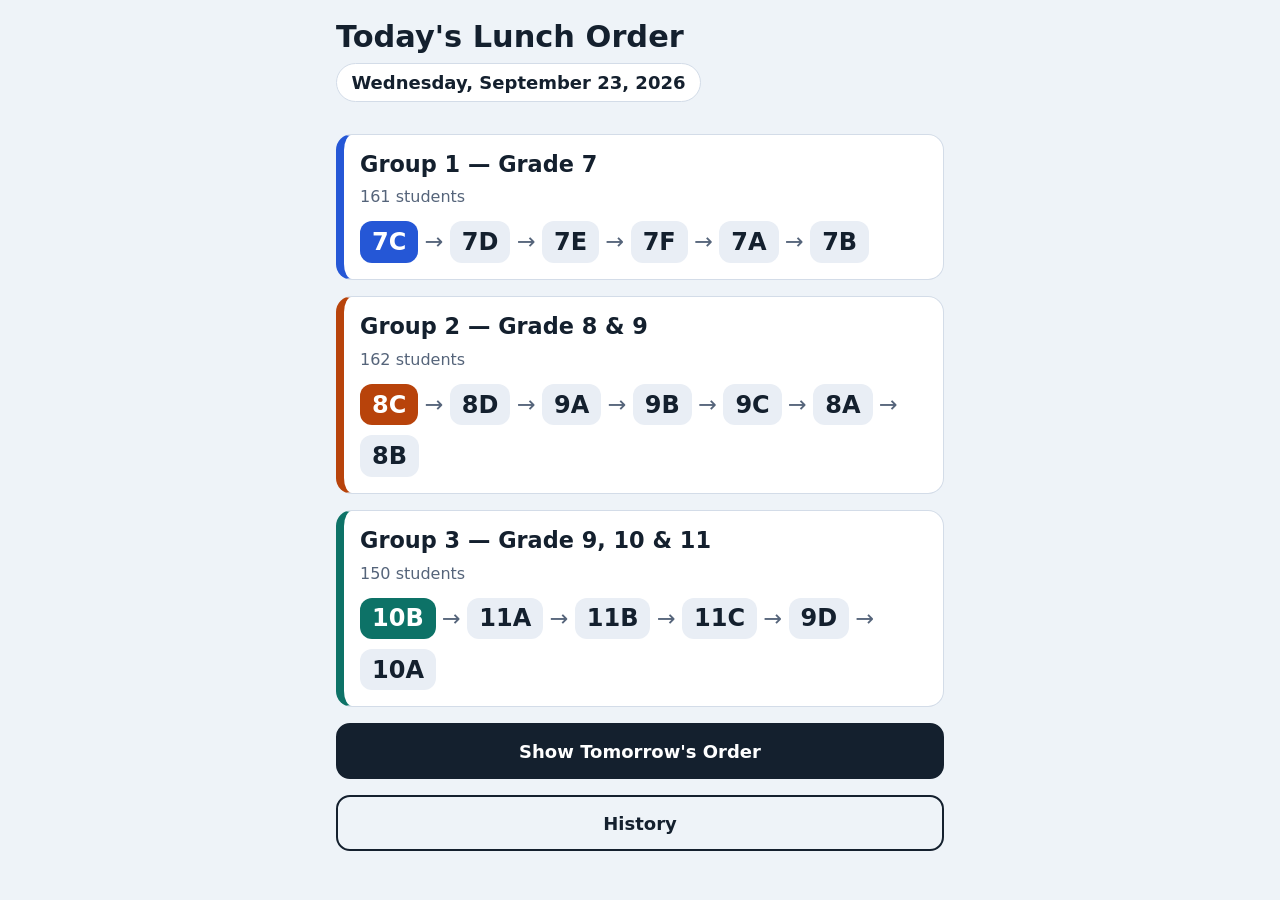
<file: index.html>
<!DOCTYPE html>
<html lang="en">
<head>
  <meta charset="utf-8">
  <meta name="viewport" content="width=device-width, initial-scale=1, viewport-fit=cover">
  <meta name="theme-color" content="#eef3f8" media="(prefers-color-scheme: light)">
  <meta name="theme-color" content="#0d141d" media="(prefers-color-scheme: dark)">
  <title>Today's Lunch Order</title>
  <link rel="icon" href="data:image/svg+xml,%3Csvg xmlns='http://www.w3.org/2000/svg' viewBox='0 0 100 100'%3E%3Ctext y='.9em' font-size='90'%3E🍱%3C/text%3E%3C/svg%3E">
  <link rel="stylesheet" href="style.css">
</head>
<body>
  <main class="page">

    <h1>Today's Lunch Order</h1>
    <p class="date" id="today-date">Loading…</p>

    <noscript><p class="error">Please turn on JavaScript to see the lunch order.</p></noscript>

    <div class="error" id="error" hidden>
      <p>The lunch order could not be loaded. Check your internet connection and try again.</p>
      <button class="btn" type="button" id="retry-btn">Try again</button>
    </div>

    <div id="today-groups"></div>

    <div class="actions">
      <button class="btn" type="button" id="tomorrow-btn"
              aria-expanded="false" aria-controls="tomorrow" hidden>Show Tomorrow's Order</button>
    </div>

    <section id="tomorrow" hidden>
      <div class="panel">
        <h2>Tomorrow's Order <span class="preview-tag">Preview</span></h2>
        <p class="date" id="tomorrow-date"></p>
        <div id="tomorrow-groups"></div>
      </div>
    </section>

    <div class="actions">
      <a class="btn secondary" href="history.html">History</a>
    </div>

  </main>

  <script src="common.js"></script>
  <script src="app.js"></script>
</body>
</html>
</file>
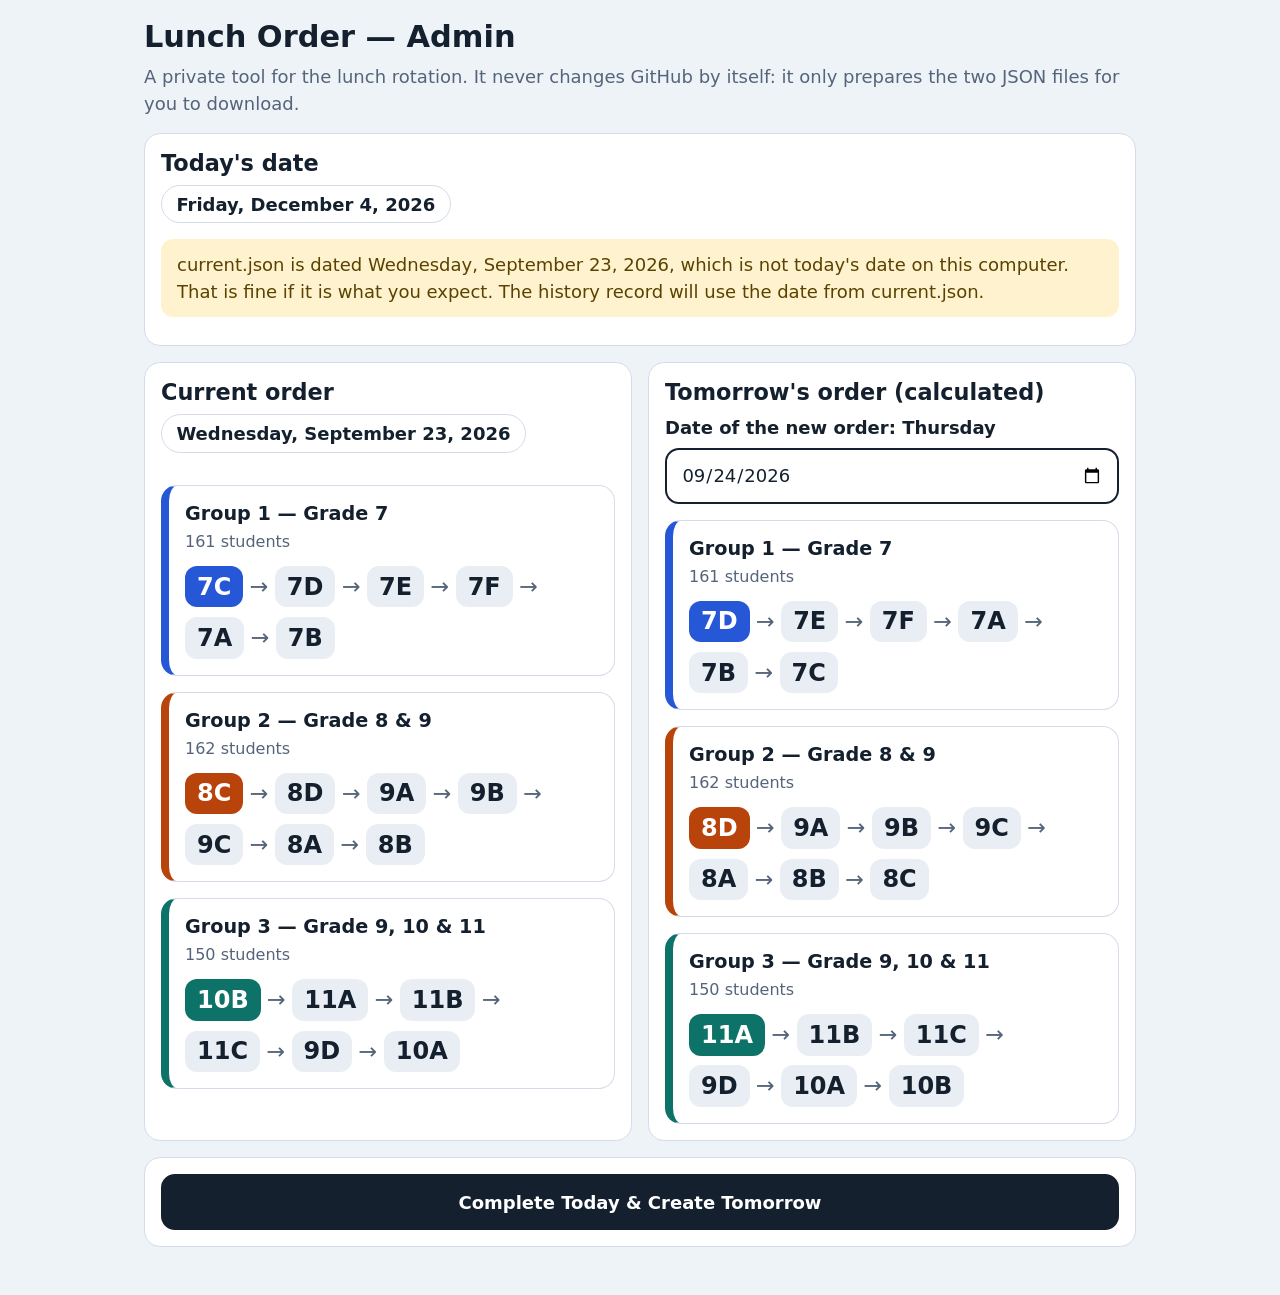
<file: admin.html>
<!DOCTYPE html>
<html lang="en">
<head>
  <meta charset="utf-8">
  <meta name="viewport" content="width=device-width, initial-scale=1, viewport-fit=cover">
  <meta name="robots" content="noindex, nofollow">
  <meta name="theme-color" content="#eef3f8" media="(prefers-color-scheme: light)">
  <meta name="theme-color" content="#0d141d" media="(prefers-color-scheme: dark)">
  <title>Lunch Order — Admin</title>
  <link rel="icon" href="data:image/svg+xml,%3Csvg xmlns='http://www.w3.org/2000/svg' viewBox='0 0 100 100'%3E%3Ctext y='.9em' font-size='90'%3E🍱%3C/text%3E%3C/svg%3E">
  <link rel="stylesheet" href="style.css">
</head>
<body>
  <main class="page wide">

    <h1>Lunch Order — Admin</h1>
    <p class="muted">A private tool for the lunch rotation. It never changes GitHub by itself: it only prepares the two JSON files for you to download.</p>

    <noscript><p class="error">Please turn on JavaScript to use the admin page.</p></noscript>

    <!-- Shown only if the JSON files cannot be loaded automatically -->
    <section class="panel" id="load-panel" hidden>
      <h2>Load the data files</h2>
      <p id="load-message"></p>
      <p>Choose <code>current.json</code> and <code>history.json</code> from the project's <code>data</code> folder. Select both files at once.</p>
      <input type="file" id="file-input" accept=".json,application/json" multiple>
      <p class="muted" style="margin-top: 1rem;">Alternative: open a terminal in the project folder, run <code>python3 -m http.server</code>, then open <code>http://localhost:8000/admin.html</code>.</p>
    </section>

    <div id="admin-app" hidden>

      <section class="panel">
        <h2>Today's date</h2>
        <p class="date" id="real-today"></p>
        <p class="notice" id="date-warning" hidden></p>
      </section>

      <div class="two-columns">
        <section class="panel">
          <h2>Current order</h2>
          <p class="date" id="current-date"></p>
          <div id="current-groups"></div>
        </section>

        <section class="panel">
          <h2>Tomorrow's order (calculated)</h2>
          <div class="field" style="margin-top: 0;">
            <label for="new-date">Date of the new order: <span id="new-day-name"></span></label>
            <input type="date" id="new-date">
          </div>
          <div id="tomorrow-groups"></div>
        </section>
      </div>

      <section class="panel">
        <button class="btn" type="button" id="complete-btn">Complete Today &amp; Create Tomorrow</button>
        <p id="message" hidden style="margin-top: 1rem;"></p>
      </section>

      <section class="panel" id="download-panel" hidden>
        <h2>Next steps</h2>
        <div class="actions" style="margin-top: 0;">
          <button class="btn" type="button" id="download-both-btn">Download both JSON files</button>
          <div class="btn-row">
            <button class="btn secondary" type="button" id="download-current-btn">Download current.json</button>
            <button class="btn secondary" type="button" id="download-history-btn">Download history.json</button>
          </div>
        </div>
        <ol class="steps">
          <li>Move the two downloaded files into the project's <code>data</code> folder and replace the old ones.</li>
          <li>Run these commands in the project folder:
<pre>git add .
git commit -m "Update lunch order"
git push</pre>
          </li>
          <li>Wait a minute or two. GitHub Pages then shows the new order to students.</li>
        </ol>
        <p class="muted">Made a mistake? Reload this page. Nothing changes until you replace the files.</p>
      </section>

    </div>

  </main>

  <script src="common.js"></script>
  <script src="admin.js"></script>
</body>
</html>
</file>
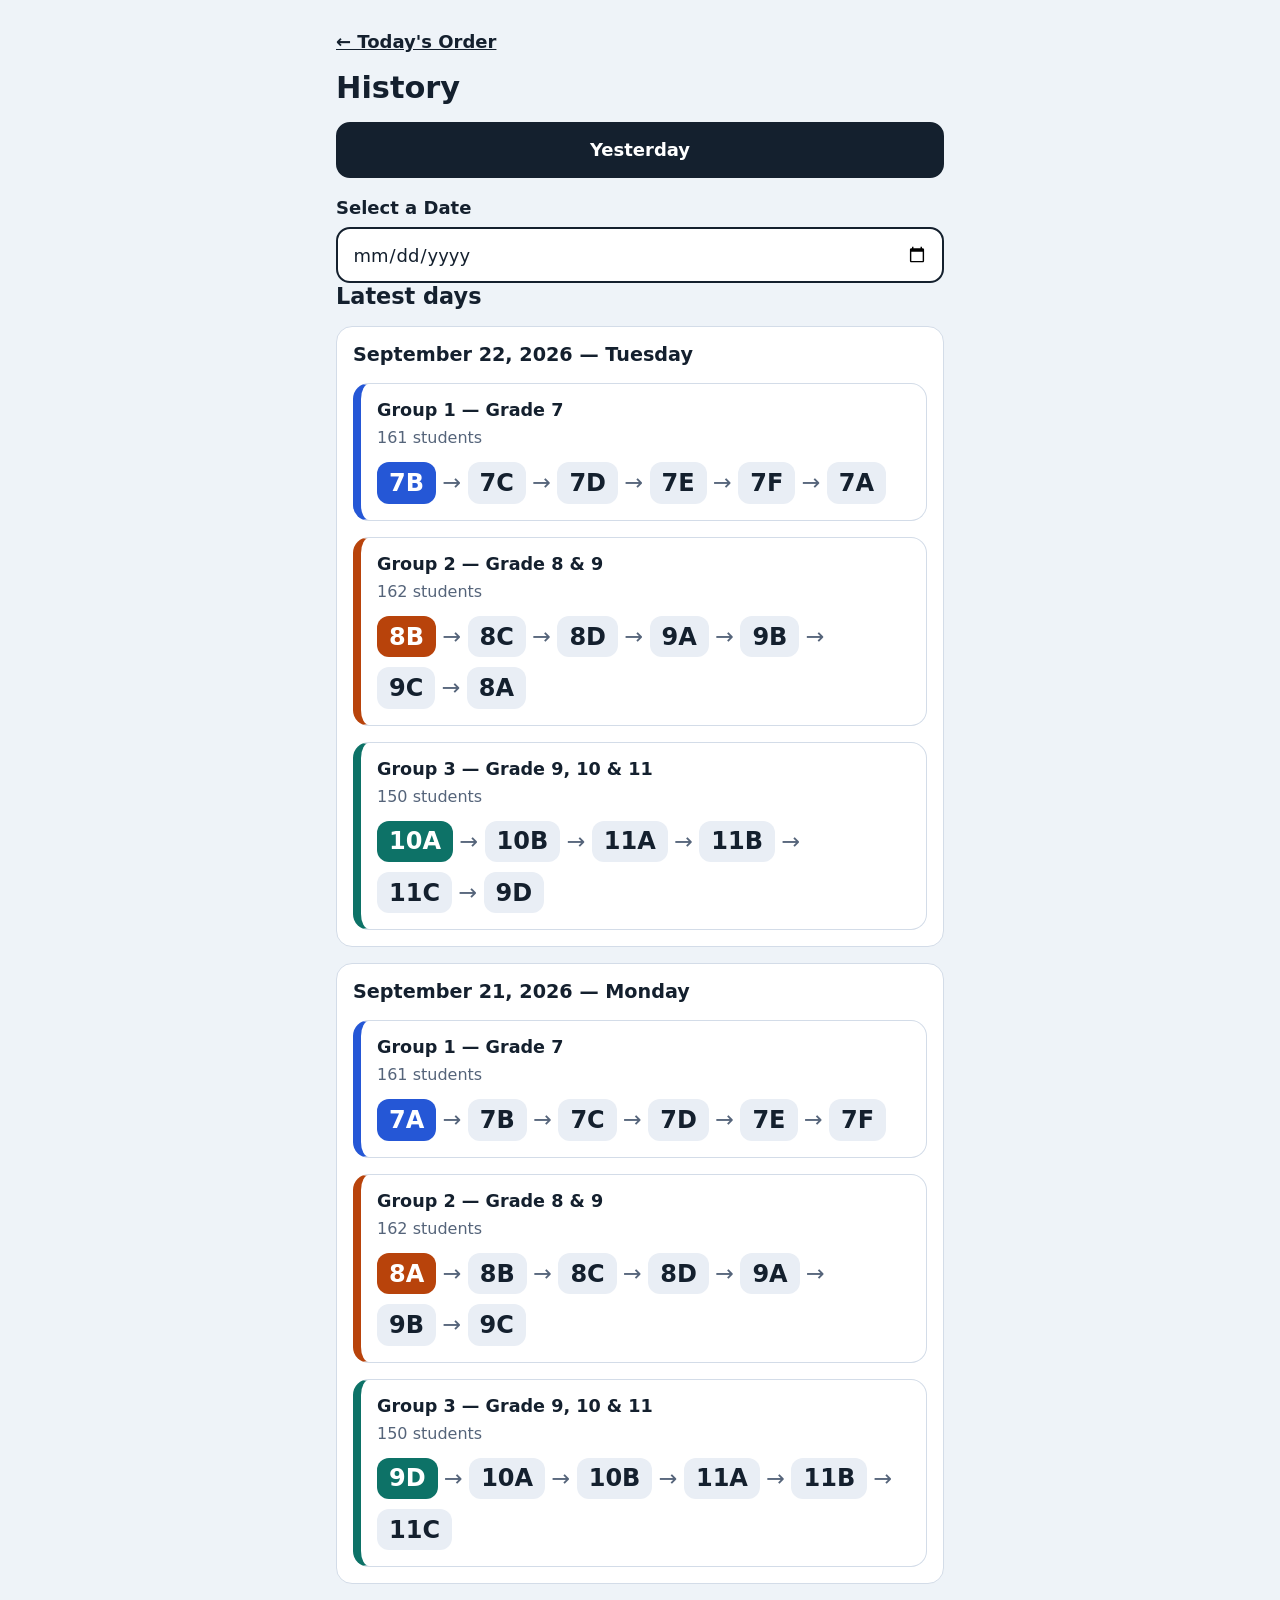
<file: history.html>
<!DOCTYPE html>
<html lang="en">
<head>
  <meta charset="utf-8">
  <meta name="viewport" content="width=device-width, initial-scale=1, viewport-fit=cover">
  <meta name="theme-color" content="#eef3f8" media="(prefers-color-scheme: light)">
  <meta name="theme-color" content="#0d141d" media="(prefers-color-scheme: dark)">
  <title>Lunch Order History</title>
  <link rel="icon" href="data:image/svg+xml,%3Csvg xmlns='http://www.w3.org/2000/svg' viewBox='0 0 100 100'%3E%3Ctext y='.9em' font-size='90'%3E🍱%3C/text%3E%3C/svg%3E">
  <link rel="stylesheet" href="style.css">
</head>
<body>
  <main class="page">

    <a class="back" href="index.html">← Today's Order</a>
    <h1>History</h1>

    <noscript><p class="error">Please turn on JavaScript to see the history.</p></noscript>

    <div class="actions">
      <button class="btn" type="button" id="yesterday-btn">Yesterday</button>
    </div>

    <div class="field">
      <label for="date-picker">Select a Date</label>
      <input type="date" id="date-picker">
    </div>

    <div id="results" aria-live="polite"><p class="muted">Loading…</p></div>

    <div class="actions">
      <button class="btn secondary" type="button" id="latest-btn" hidden>Show latest days</button>
    </div>

  </main>

  <script src="common.js"></script>
  <script src="history.js"></script>
</body>
</html>
</file>
<file: style.css>
/* ==========================================================================
   style.css — one stylesheet for all three pages.
   Mobile first: the base styles are for phones, wider screens get a little more room.
   No animations, no web fonts, no images: the page loads fast on any connection.
   ========================================================================== */

/* ---------- Colours ---------- */
:root {
  color-scheme: light dark;

  --bg: #eef3f8;
  --card: #ffffff;
  --ink: #14202e;
  --muted: #55647a;
  --line: #d3dce8;
  --chip: #e9eef5;

  --button-bg: #14202e;
  --button-ink: #ffffff;

  --notice-bg: #fff3cf;
  --notice-ink: #5a4200;
  --error-bg: #fde6e6;
  --error-ink: #7a1b1b;

  /* One colour per group, so students can find their group at a glance. */
  --group1: #2557d6;
  --group2: #b8430b;
  --group3: #0d7267;
  --on-group: #ffffff;
}

@media (prefers-color-scheme: dark) {
  :root {
    --bg: #0d141d;
    --card: #17212d;
    --ink: #edf2f7;
    --muted: #9dabbd;
    --line: #2a3644;
    --chip: #263242;

    --button-bg: #edf2f7;
    --button-ink: #0d141d;

    --notice-bg: #3a2f10;
    --notice-ink: #ffe6a3;
    --error-bg: #3d1a1a;
    --error-ink: #ffc9c9;

    --group1: #80b0ff;
    --group2: #ffb074;
    --group3: #4fd6c4;
    --on-group: #0d141d;
  }
}

/* ---------- Base ---------- */
*, *::before, *::after { box-sizing: border-box; }

[hidden] { display: none !important; }

html { -webkit-text-size-adjust: 100%; text-size-adjust: 100%; }

body {
  margin: 0;
  background: var(--bg);
  color: var(--ink);
  font: 1.125rem/1.5 system-ui, -apple-system, "Segoe UI", Roboto, Helvetica, Arial, sans-serif;
  /* keeps content clear of the iPhone notch and home bar */
  padding: env(safe-area-inset-top) env(safe-area-inset-right)
           env(safe-area-inset-bottom) env(safe-area-inset-left);
}

.page {
  max-width: 40rem;
  margin: 0 auto;
  padding: 1.25rem 1rem 3rem;
}
.page.wide { max-width: 64rem; }

h1, h2, h3, h4, .chip {
  font-family: ui-rounded, "SF Pro Rounded", system-ui, -apple-system, "Segoe UI", Roboto, sans-serif;
}

h1 { font-size: 1.9rem; line-height: 1.15; margin: 0 0 .5rem; }
h2 { font-size: 1.4rem; line-height: 1.2; margin: 0 0 .5rem; }
h3 { font-size: 1.2rem; line-height: 1.25; margin: 0 0 .25rem; }
h4 { font-size: 1.1rem; line-height: 1.25; margin: 0 0 .25rem; }

p { margin: 0 0 .75rem; }
.muted, .meta { color: var(--muted); }
.meta { margin: 0; font-size: 1rem; }

:focus-visible {
  outline: 3px solid var(--group1);
  outline-offset: 2px;
}

/* ---------- Page pieces ---------- */
.back {
  display: inline-block;
  padding: .5rem 0;
  margin-bottom: .5rem;
  color: var(--ink);
  font-weight: 600;
}

.date {
  display: inline-block;
  margin: 0 0 1rem;
  padding: .3rem .9rem;
  border: 1px solid var(--line);
  border-radius: 999px;
  background: var(--card);
  font-weight: 700;
}

.stack > * + * { margin-top: 1rem; }

.panel {
  background: var(--card);
  border: 1px solid var(--line);
  border-radius: 16px;
  padding: 1rem;
  margin-top: 1rem;
}

.day-card {
  background: var(--card);
  border: 1px solid var(--line);
  border-radius: 16px;
  padding: 1rem;
  margin-top: 1rem;
}
.day-card > :last-child { margin-bottom: 0; }

.preview-tag {
  display: inline-block;
  margin-left: .5rem;
  padding: .1rem .6rem;
  border: 2px solid var(--muted);
  border-radius: 999px;
  color: var(--muted);
  font-size: .9rem;
  font-weight: 700;
  vertical-align: middle;
}

.notice, .error {
  padding: .75rem 1rem;
  border-radius: 12px;
  background: var(--notice-bg);
  color: var(--notice-ink);
}
.error { background: var(--error-bg); color: var(--error-ink); }
.notice > :last-child, .error > :last-child { margin-bottom: 0; }

/* ---------- A group and its lunch order ---------- */
.group {
  --group-colour: var(--muted);
  background: var(--card);
  border: 1px solid var(--line);
  border-left: 8px solid var(--group-colour);
  border-radius: 16px;
  padding: 1rem;
  margin-top: 1rem;
}
.group[data-group="group1"] { --group-colour: var(--group1); }
.group[data-group="group2"] { --group-colour: var(--group2); }
.group[data-group="group3"] { --group-colour: var(--group3); }

/* Groups inside a card (tomorrow, history) sit flat inside it */
.day-card .group, .panel .group { background: transparent; }

.order {
  list-style: none;
  margin: .75rem 0 0;
  padding: 0;
  display: flex;
  flex-wrap: wrap;
  row-gap: .6rem;
}

.order li {
  display: flex;
  align-items: center;
}

/* the arrow between two classes; the empty alt text keeps screen readers quiet */
.order li:not(:last-child)::after {
  content: "→";
  content: "→" / "";
  padding: 0 .4rem;
  color: var(--muted);
  font-size: 1.4rem;
}

.chip {
  display: inline-block;
  padding: .55rem .75rem;
  border-radius: 12px;
  background: var(--chip);
  font-size: 1.5rem;
  font-weight: 800;
  line-height: 1;
  font-variant-numeric: tabular-nums;
}

/* the first class in the order is filled in with the group colour */
.order li:first-child .chip {
  background: var(--group-colour);
  color: var(--on-group);
}

/* ---------- Buttons and inputs ---------- */
.btn {
  display: flex;
  align-items: center;
  justify-content: center;
  width: 100%;
  min-height: 3.5rem;
  padding: .75rem 1.25rem;
  border: 2px solid var(--button-bg);
  border-radius: 14px;
  background: var(--button-bg);
  color: var(--button-ink);
  font: inherit;
  font-weight: 700;
  text-align: center;
  text-decoration: none;
  cursor: pointer;
  -webkit-tap-highlight-color: transparent;
}
.btn.secondary {
  background: transparent;
  color: var(--ink);
  border-color: var(--ink);
}
.btn:disabled {
  opacity: .45;
  cursor: not-allowed;
}

.btn-row {
  display: flex;
  flex-wrap: wrap;
  gap: .75rem;
}
.btn-row .btn { flex: 1 1 12rem; }

.field { margin-top: 1rem; }
.field label {
  display: block;
  margin-bottom: .4rem;
  font-weight: 700;
}

input[type="date"] {
  display: block;
  width: 100%;
  min-width: 0;
  min-height: 3.5rem;
  padding: .5rem .9rem;
  border: 2px solid var(--ink);
  border-radius: 14px;
  background: var(--card);
  color: var(--ink);
  font: inherit;
  text-align: left;
  -webkit-appearance: none;
  appearance: none;
}
input[type="date"]::-webkit-date-and-time-value { text-align: left; }
input[type="date"]:disabled { opacity: .5; }

.actions { margin-top: 1rem; }
.actions > * + * { margin-top: .75rem; }

/* ---------- Admin page ---------- */
code, pre {
  font-family: ui-monospace, "SF Mono", Menlo, Consolas, monospace;
  font-size: .95rem;
}
pre {
  margin: .5rem 0 0;
  padding: .75rem 1rem;
  overflow-x: auto;
  border-radius: 12px;
  background: var(--chip);
}
.steps { padding-left: 1.4rem; }
.steps li + li { margin-top: .75rem; }

.two-columns { display: block; }

@media (min-width: 52rem) {
  .two-columns {
    display: grid;
    grid-template-columns: 1fr 1fr;
    gap: 1rem;
  }
  .two-columns > .panel { margin-top: 1rem; }
}
</file>
